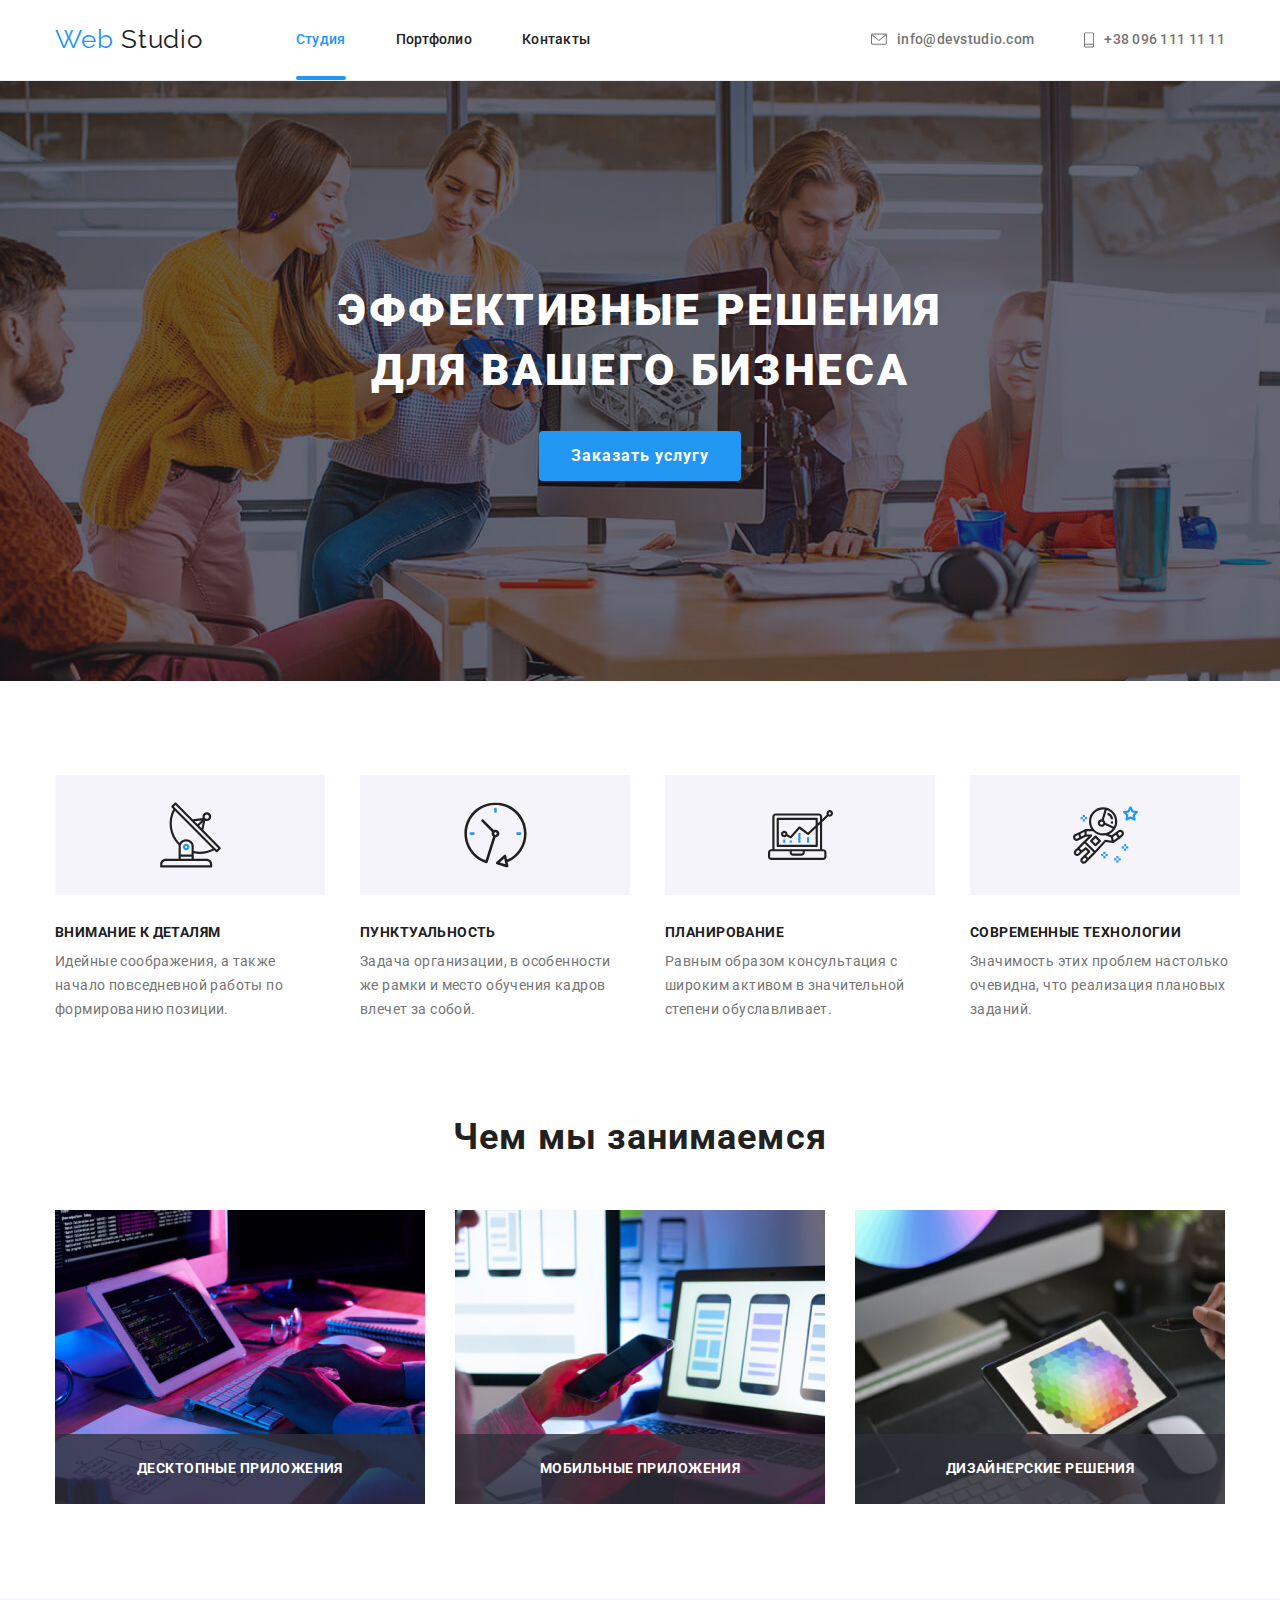
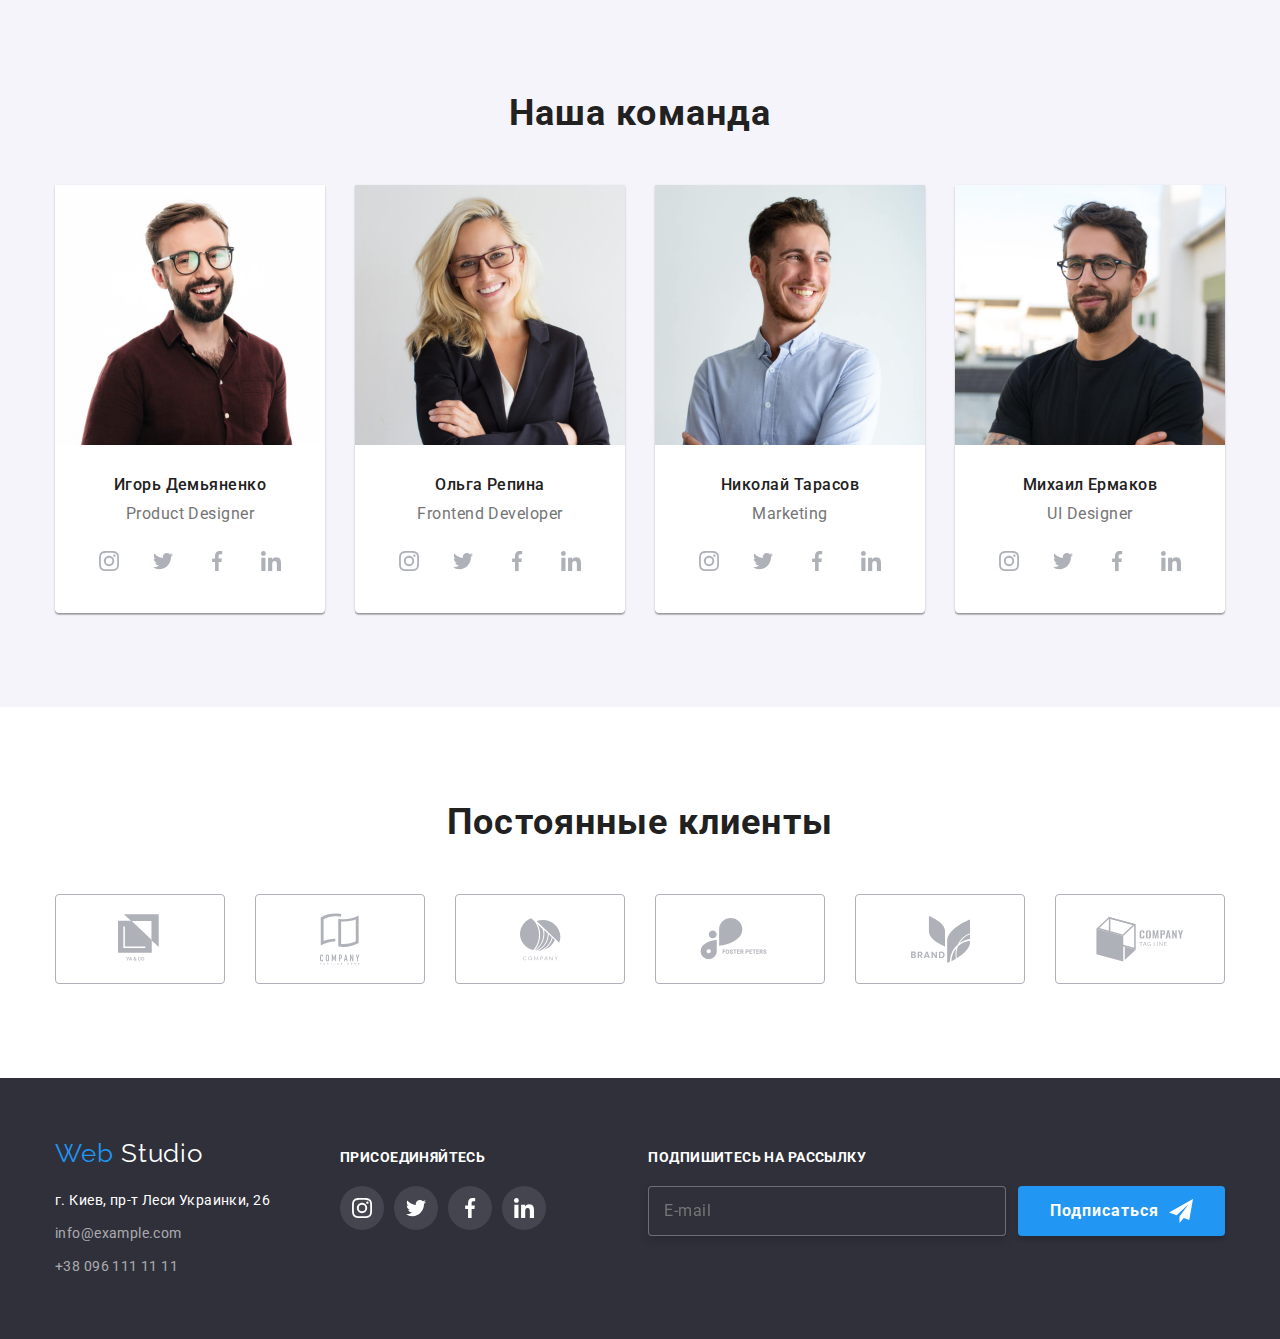
<file: index.html>
<!DOCTYPE html>
<html lang="ru">
	<head>
		<meta charset="UTF-8" />
		<meta name="viewport" content="width=device-width, initial-scale=1.0" />
		<title>WebStudio</title>
		<link
			href="https://fonts.googleapis.com/css2?family=Raleway:wght@700&family=Roboto:wght@400;500;700;900&display=swap"
			rel="stylesheet"
		/>
		<link
			rel="stylesheet"
			href="https://cdnjs.cloudflare.com/ajax/libs/modern-normalize/1.0.0/modern-normalize.min.css"
		/>
		<link rel="stylesheet" href="./css/styles.css" />
	</head>

	<body>
		<!-- Шапка сайта -->
		<header class="header">
			<div class="container">
				<nav class="navigation">
					<a href="./index.html" class="link logo">
						<span lang="en" class="logo-first">Web</span>
						<span lang="en">Studio</span>
					</a>
					<ul class="list site-nav">
						<li class="site-nav-item"><a href="./index.html" class="link current">Студия</a></li>
						<li class="site-nav-item"><a href="./portfolio.html" class="link">Портфолио</a></li>
						<li class="site-nav-item"><a href="" class="link">Контакты</a></li>
					</ul>
				</nav>
				<address class="contacts">
					<ul class="list contacts-list">
						<li class="contacts-item">
							<a href="mailto:info@devstudio.com" class="link contact-link">
								<svg class="contacts-icon envelope">
									<use href="./images/symbol-defs.svg#icon-envelope"></use>
								</svg>
								info@devstudio.com
							</a>
						</li>
						<li class="contacts-item">
							<a href="tel:+380961111111" class="link contact-link">
								<svg class="contacts-icon phone">
									<use href="./images/symbol-defs.svg#icon-phone"></use>
								</svg>
								+38 096 111 11 11
							</a>
						</li>
					</ul>
				</address>
			</div>
		</header>
		<!-- Основная информация -->
		<main>
			<!-- Герой -->
			<section class="hero">
				<div class="container">
					<h1 class="hero-title">Эффективные решения для вашего бизнеса</h1>
					<button type="button" class="button open-modal-button" data-modal-open>Заказать услугу</button>
				</div>
			</section>
			<!-- Наши преимущества -->
			<section class="section features">
				<div class="container">
					<h2 class="section-title visually-hidden">Наши преимущества</h2>
					<ul class="list features-list">
						<li class="features-item">
							<p class="features-title antenna">Внимание к деталям</p>
							<p class="feature-description">
								Идейные соображения, а также начало повседневной работы по формированию позиции.
							</p>
						</li>
						<li class="features-item">
							<p class="features-title clock">Пунктуальность</p>
							<p class="feature-description">
								Задача организации, в особенности же рамки и место обучения кадров влечет за собой.
							</p>
						</li>
						<li class="features-item">
							<p class="features-title diagram">Планирование</p>
							<p class="feature-description">
								Равным образом консультация с широким активом в значительной степени обуславливает.
							</p>
						</li>
						<li class="features-item">
							<p class="features-title astronaut">Современные технологии</p>
							<p class="feature-description">
								Значимость этих проблем настолько очевидна, что реализация плановых заданий.
							</p>
						</li>
					</ul>
				</div>
			</section>
			<!-- Чем мы занимаемся -->
			<section class="section services">
				<div class="container">
					<h2 class="section-title">Чем мы занимаемся</h2>
					<ul class="list services-list">
						<li class="services-list-item">
							<img src="./images/work1.jpg" alt="Человек работает за ноутбуком" width="370" height="294" />
							<h3 class="services-list-item-title">Десктопные приложения</h3>
						</li>
						<li class="services-list-item">
							<img
								src="./images/work2.jpg"
								alt="Человек работает за ноутбуком и держит в руке телефон"
								width="370"
								height="294"
							/>
							<h3 class="services-list-item-title">Мобильные приложения</h3>
						</li>
						<li class="services-list-item">
							<img src="./images/work3.jpg" alt="Человек выбирает с планшета цвет" width="370" height="294" />
							<h3 class="services-list-item-title">Дизайнерские решения</h3>
						</li>
					</ul>
				</div>
			</section>
			<!-- Наша команда -->
			<section class="section team">
				<div class="container">
					<h2 class="section-title">Наша команда</h2>
					<ul class="list team-list">
						<li class="team-list-item">
							<img src="./images/worker1.jpg" alt="Фото Игоря Демьяненко" width="270" height="260" />
							<h3 class="team-list-item-name">Игорь Демьяненко</h3>
							<p lang="en" class="team-list-item-position">Product Designer</p>
							<ul class="list team-list-item-socials">
								<li class="social-link-item">
									<a href="" aria-label="Cсылка на Instagram" class="link social-link" target="_blank">
										<svg class="social-icon">
											<use href="./images/symbol-defs.svg#icon-instagram"></use>
										</svg>
									</a>
								</li>
								<li class="social-link-item">
									<a href="" aria-label="Cсылка на Twitter" class="link social-link" target="_blank">
										<svg class="social-icon">
											<use href="./images/symbol-defs.svg#icon-twitter"></use>
										</svg>
									</a>
								</li>
								<li class="social-link-item">
									<a href="" aria-label="Cсылка на Facebook" class="link social-link" target="_blank">
										<svg class="social-icon">
											<use href="./images/symbol-defs.svg#icon-facebook"></use>
										</svg>
									</a>
								</li>
								<li class="social-link-item">
									<a href="" aria-label="Cсылка на LinkedIn" class="link social-link" target="_blank">
										<svg class="social-icon">
											<use href="./images/symbol-defs.svg#icon-linkedin"></use>
										</svg>
									</a>
								</li>
							</ul>
						</li>
						<li class="team-list-item">
							<img src="./images/worker2.jpg" alt="Фото Ольги Репиной" width="270" height="260" />
							<h3 class="team-list-item-name">Ольга Репина</h3>
							<p lang="en" class="team-list-item-position">Frontend Developer</p>
							<ul class="list team-list-item-socials">
								<li class="social-link-item">
									<a href="" aria-label="Cсылка на Instagram" class="link social-link" target="_blank">
										<svg class="social-icon">
											<use href="./images/symbol-defs.svg#icon-instagram"></use>
										</svg>
									</a>
								</li>
								<li class="social-link-item">
									<a href="" aria-label="Cсылка на Twitter" class="link social-link" target="_blank">
										<svg class="social-icon">
											<use href="./images/symbol-defs.svg#icon-twitter"></use>
										</svg>
									</a>
								</li>
								<li class="social-link-item">
									<a href="" aria-label="Cсылка на Facebook" class="link social-link" target="_blank">
										<svg class="social-icon">
											<use href="./images/symbol-defs.svg#icon-facebook"></use>
										</svg>
									</a>
								</li>
								<li class="social-link-item">
									<a href="" aria-label="Cсылка на LinkedIn" class="link social-link" target="_blank">
										<svg class="social-icon">
											<use href="./images/symbol-defs.svg#icon-linkedin"></use>
										</svg>
									</a>
								</li>
							</ul>
						</li>
						<li class="team-list-item">
							<img src="./images/worker3.jpg" alt="Фото Николая Тарасова" width="270" height="260" />
							<h3 class="team-list-item-name">Николай Тарасов</h3>
							<p lang="en" class="team-list-item-position">Marketing</p>
							<ul class="list team-list-item-socials">
								<li class="social-link-item">
									<a href="" aria-label="Cсылка на Instagram" class="link social-link" target="_blank">
										<svg class="social-icon">
											<use href="./images/symbol-defs.svg#icon-instagram"></use>
										</svg>
									</a>
								</li>
								<li class="social-link-item">
									<a href="" aria-label="Cсылка на Twitter" class="link social-link" target="_blank">
										<svg class="social-icon">
											<use href="./images/symbol-defs.svg#icon-twitter"></use>
										</svg>
									</a>
								</li>
								<li class="social-link-item">
									<a href="" aria-label="Cсылка на Facebook" class="link social-link" target="_blank">
										<svg class="social-icon">
											<use href="./images/symbol-defs.svg#icon-facebook"></use>
										</svg>
									</a>
								</li>
								<li class="social-link-item">
									<a href="" aria-label="Cсылка на LinkedIn" class="link social-link" target="_blank">
										<svg class="social-icon">
											<use href="./images/symbol-defs.svg#icon-linkedin"></use>
										</svg>
									</a>
								</li>
							</ul>
						</li>
						<li class="team-list-item">
							<img src="./images/worker4.jpg" alt="Фото Михаила Ермакова" width="270" height="260" />
							<h3 class="team-list-item-name">Михаил Ермаков</h3>
							<p lang="en" class="team-list-item-position">UI Designer</p>
							<ul class="list team-list-item-socials">
								<li class="social-link-item">
									<a href="" aria-label="Cсылка на Instagram" class="link social-link" target="_blank">
										<svg class="social-icon">
											<use href="./images/symbol-defs.svg#icon-instagram"></use>
										</svg>
									</a>
								</li>
								<li class="social-link-item">
									<a href="" aria-label="Cсылка на Twitter" class="link social-link" target="_blank">
										<svg class="social-icon">
											<use href="./images/symbol-defs.svg#icon-twitter"></use>
										</svg>
									</a>
								</li>
								<li class="social-link-item">
									<a href="" aria-label="Cсылка на Facebook" class="link social-link" target="_blank">
										<svg class="social-icon">
											<use href="./images/symbol-defs.svg#icon-facebook"></use>
										</svg>
									</a>
								</li>
								<li class="social-link-item">
									<a href="" aria-label="Cсылка на LinkedIn" class="link social-link" target="_blank">
										<svg class="social-icon">
											<use href="./images/symbol-defs.svg#icon-linkedin"></use>
										</svg>
									</a>
								</li>
							</ul>
						</li>
					</ul>
				</div>
			</section>
			<!-- Клиенты -->
			<section class="section clients">
				<div class="container">
					<h2 class="section-title">Постоянные клиенты</h2>
					<ul class="list clients-list">
						<li class="clients-list-item">
							<a href="" aria-label="Ссылка на клиента №1" class="link clients-list-item-link" target="_blank">
								<svg width="45" height="50" class="clients-logo">
									<use href="./images/symbol-defs.svg#icon-logo1"></use>
								</svg>
							</a>
						</li>
						<li class="clients-list-item">
							<a href="" aria-label="Ссылка на клиента №2" class="link clients-list-item-link" target="_blank">
								<svg width="40" height="52" class="clients-logo">
									<use href="./images/symbol-defs.svg#icon-logo2"></use>
								</svg>
							</a>
						</li>
						<li class="clients-list-item">
							<a href="" aria-label="Ссылка на клиента №3" class="link clients-list-item-link" target="_blank">
								<svg width="41" height="43" class="clients-logo">
									<use href="./images/symbol-defs.svg#icon-logo3"></use>
								</svg>
							</a>
						</li>
						<li class="clients-list-item">
							<a href="" aria-label="Ссылка на клиента №4" class="link clients-list-item-link" target="_blank">
								<svg width="80" height="42" class="clients-logo">
									<use href="./images/symbol-defs.svg#icon-logo4"></use>
								</svg>
							</a>
						</li>
						<li class="clients-list-item">
							<a href="" aria-label="Ссылка на клиента №5" class="link clients-list-item-link" target="_blank">
								<svg width="59" height="47" class="clients-logo">
									<use href="./images/symbol-defs.svg#icon-logo5"></use>
								</svg>
							</a>
						</li>
						<li class="clients-list-item">
							<a href="" aria-label="Ссылка на клиента №6" class="link clients-list-item-link" target="_blank">
								<svg width="88" height="45" class="clients-logo">
									<use href="./images/symbol-defs.svg#icon-logo6"></use>
								</svg>
							</a>
						</li>
					</ul>
				</div>
			</section>
		</main>
		<!-- Подвал страницы -->
		<footer class="footer">
			<div class="container">
				<div class="footer-left">
					<a href="./index.html" class="link logo">
						<span lang="en" class="logo-first">Web</span>
						<span lang="en" class="logo-second">Studio</span>
					</a>
					<address class="address">
						<ul class="list">
							<li class="list-item">
								<a href="https://goo.gl/maps/Eg7vxud8gQiGF4CA8" class="link location" target="_blank">
									г. Киев, пр-т Леси Украинки, 26
								</a>
							</li>
							<li class="list-item"><a href="mailto:info@example.com" class="link">info@example.com</a></li>
							<li class="list-item"><a href="tel:+380961111111" class="link">+38 096 111 11 11</a></li>
						</ul>
					</address>
				</div>
				<div class="footer-middle">
					<b class="action">Присоединяйтесь</b>
					<ul class="list socials">
						<li class="socials-list-item">
							<a href="" class="link social-link" target="_blank" aria-label="Ссылка на Istagram">
								<svg class="social-icon"><use href="./images/symbol-defs.svg#icon-instagram"></use></svg>
							</a>
						</li>
						<li class="socials-list-item">
							<a href="" class="link social-link" target="_blank" aria-label="Ссылка на Twitter">
								<svg class="social-icon"><use href="./images/symbol-defs.svg#icon-twitter"></use></svg>
							</a>
						</li>
						<li class="socials-list-item">
							<a href="" class="link social-link" target="_blank" aria-label="Ссылка на Facebook">
								<svg class="social-icon"><use href="./images/symbol-defs.svg#icon-facebook"></use></svg>
							</a>
						</li>
						<li class="socials-list-item">
							<a href="" class="link social-link" target="_blank" aria-label="Ссылка на LinkedIn">
								<svg class="social-icon"><use href="./images/symbol-defs.svg#icon-linkedin"></use></svg>
							</a>
						</li>
					</ul>
				</div>
				<div class="footer-right">
					<b class="action">Подпишитесь на рассылку</b>
					<form class="form" action="/subscribe" method="post">
						<input class="footer-form-input" type="email" name="user-email" placeholder="E-mail" />
						<button type="submit" class="button">
							Подписаться
							<svg class="footer-icon" width="24" height="24">
								<use href="./images/symbol-defs.svg#icon-icon5"></use>
							</svg>
						</button>
					</form>
				</div>
			</div>
		</footer>
		<!-- Модальное окно -->
		<div class="backdrop is-hidden" data-modal>
			<div class="modal">
				<button type="button" class="button-close" data-modal-close>
					<svg width="11" height="11"><use href="./images/symbol-defs.svg#icon-x"></use></svg>
				</button>
				<form action="" class="modal-form">
					<h2 class="modal-form-title">Оставьте свои данные, мы вам перезвоним</h2>
					<label class="modal-form-label" for="user-name">Имя</label>
					<div class="modal-form-field">
						<input name="user-name" type="text" id="user-name" class="modal-form-input" />
						<svg width="12" height="12" class="modal-form-icon">
							<use href="./images/symbol-defs.svg#icon-username"></use>
						</svg>
					</div>
					<label class="modal-form-label" for="user-phone">Телефон</label>
					<div class="modal-form-field">
						<input name="user-phone" type="tel" id="user-phone" class="modal-form-input" />
						<svg width="13" height="13" class="modal-form-icon">
							<use href="./images/symbol-defs.svg#icon-userphone"></use>
						</svg>
					</div>
					<label class="modal-form-label" for="user-mail">Почта</label>
					<div class="modal-form-field">
						<input name="user-mail" type="email" id="user-mail" class="modal-form-input" />
						<svg width="15" height="12" class="modal-form-icon">
							<use href="./images/symbol-defs.svg#icon-usermail"></use>
						</svg>
					</div>
					<label class="modal-form-label" for="user-message">Комментарий</label>
					<textarea
						name="user-message"
						id="user-message"
						class="modal-form-message"
						placeholder="Введите текст"
					></textarea>
					<input type="checkbox" class="modal-form-checkbox visually-hidden" name="user-policy" id="user-policy" />
					<label class="modal-form-checkbox-label" for="user-policy">
						<span>
							Соглашаюсь с рассылкой и принимаю
							<a href="" class="link modal-link" target="_blank">Условия договора</a>
						</span>
					</label>
					<button type="submit" class="button submit-button">Отправить</button>
				</form>
			</div>
		</div>
		<script src="./js/modal.js"></script>
	</body>
</html>
</file>
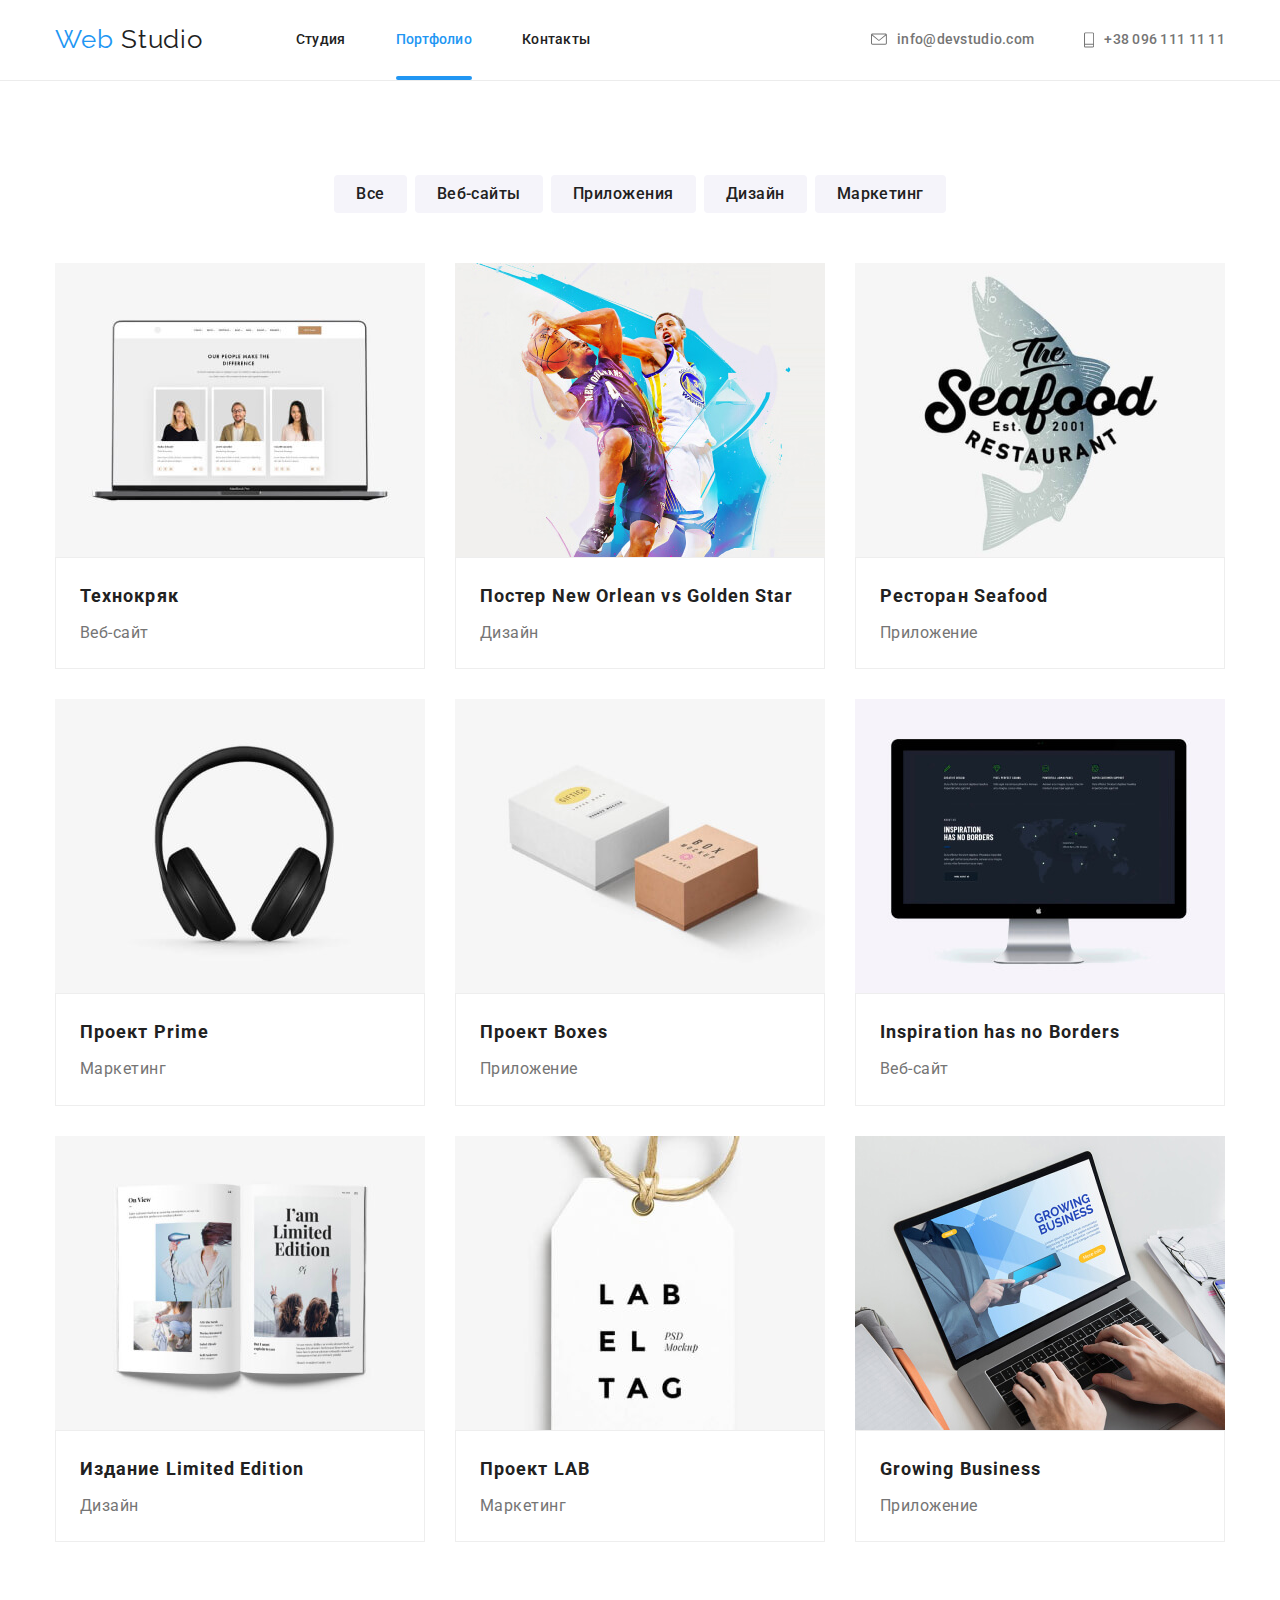
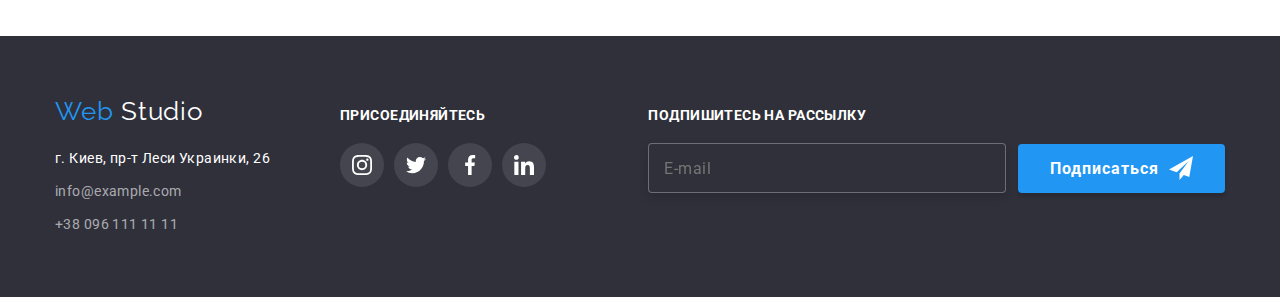
<file: portfolio.html>
<!DOCTYPE html>
<html lang="ru">
	<head>
		<meta charset="UTF-8" />
		<meta name="viewport" content="width=device-width, initial-scale=1.0" />
		<title>Portfolio</title>
		<link
			href="https://fonts.googleapis.com/css2?family=Raleway:wght@700&family=Roboto:wght@400;500;700;900&display=swap"
			rel="stylesheet"
		/>
		<link
			rel="stylesheet"
			href="https://cdnjs.cloudflare.com/ajax/libs/modern-normalize/1.0.0/modern-normalize.min.css"
		/>
		<link rel="stylesheet" href="./css/styles.css" />
	</head>
	<body>
		<!-- Шапка сайта -->
		<header class="header">
			<div class="container">
				<nav class="navigation">
					<a href="./index.html" class="link logo">
						<span lang="en" class="logo-first">Web</span>
						<span lang="en">Studio</span>
					</a>
					<ul class="list site-nav">
						<li class="site-nav-item"><a href="./index.html" class="link">Студия</a></li>
						<li class="site-nav-item"><a href="./portfolio.html" class="link current">Портфолио</a></li>
						<li class="site-nav-item"><a href="" class="link">Контакты</a></li>
					</ul>
				</nav>
				<address class="contacts">
					<ul class="list contacts-list">
						<li class="contacts-item">
							<a href="mailto:info@devstudio.com" class="link contact-link">
								<svg class="contacts-icon envelope">
									<use href="./images/symbol-defs.svg#icon-envelope"></use>
								</svg>
								info@devstudio.com
							</a>
						</li>
						<li class="contacts-item">
							<a href="tel:+380961111111" class="link contact-link">
								<svg class="contacts-icon phone">
									<use href="./images/symbol-defs.svg#icon-phone"></use>
								</svg>
								+38 096 111 11 11
							</a>
						</li>
					</ul>
				</address>
			</div>
		</header>
		<main>
			<!-- Портфолио -->
			<section class="section portfolio">
				<div class="container">
					<ul class="list filter">
						<li class="list-filter-item"><button type="button" class="radio-button">Все</button></li>
						<li class="list-filter-item"><button type="button" class="radio-button">Веб-сайты</button></li>
						<li class="list-filter-item">
							<button type="button" class="radio-button">Приложения</button>
						</li>
						<li class="list-filter-item"><button type="button" class="radio-button">Дизайн</button></li>
						<li class="list-filter-item"><button type="button" class="radio-button">Маркетинг</button></li>
					</ul>
					<h1 class="section-title visually-hidden">Примеры работ</h1>
					<div class="portfolio-container">
						<ul class="list portfolio">
							<li class="portfolio-item">
								<a href="" class="link portfolio-item-link">
									<div class="portfolio-item-thumb">
										<img src="./images/portfolio1.jpg" alt="Пример работы №1" width="370" />
										<p class="portfolio-item-thumb-text">
											Технокряк это современная площадка распространения коронавируса. Компании используют эту платформу
											для цифрового шпионажа и атак на защищённые сервера конкурентов.
										</p>
									</div>
									<div class="portfolio-footer">
										<h2 class="portfolio-title">Технокряк</h2>
										<p class="portfolio-description">Веб-сайт</p>
									</div>
								</a>
							</li>
							<li class="portfolio-item">
								<a href="" class="link portfolio-item-link">
									<div class="portfolio-item-thumb">
										<img src="./images/portfolio2.jpg" alt="Пример работы №2" width="370" />
										<p class="portfolio-item-thumb-text">
											Lorem, ipsum dolor sit amet consectetur adipisicing elit. Ab explicabo nostrum dignissimos
											inventore vero mollitia laudantium, cum sed doloribus nobis.
										</p>
									</div>
									<div class="portfolio-footer">
										<h2 class="portfolio-title">Постер New Orlean vs Golden Star</h2>
										<p class="portfolio-description">Дизайн</p>
									</div>
								</a>
							</li>
							<li class="portfolio-item">
								<a href="" class="link portfolio-item-link">
									<div class="portfolio-item-thumb">
										<img src="./images/portfolio3.jpg" alt="Пример работы №3" width="370" />
										<p class="portfolio-item-thumb-text">
											Lorem ipsum dolor sit amet consectetur adipisicing elit. Quae sed sequi, voluptas sint fuga culpa
											reprehenderit. Repellat quia quasi optio?
										</p>
									</div>
									<div class="portfolio-footer">
										<h2 class="portfolio-title">Ресторан Seafood</h2>
										<p class="portfolio-description">Приложение</p>
									</div>
								</a>
							</li>
							<li class="portfolio-item">
								<a href="" class="link portfolio-item-link">
									<div class="portfolio-item-thumb">
										<img src="./images/portfolio4.jpg" alt="Пример работы №4" width="370" />
										<p class="portfolio-item-thumb-text">
											Lorem ipsum dolor sit amet consectetur adipisicing elit. Harum impedit non voluptatem laboriosam
											illum, sequi quod nisi. Dolorem, consequuntur sit.
										</p>
									</div>
									<div class="portfolio-footer">
										<h2 class="portfolio-title">Проект Prime</h2>
										<p class="portfolio-description">Маркетинг</p>
									</div>
								</a>
							</li>
							<li class="portfolio-item">
								<a href="" class="link portfolio-item-link">
									<div class="portfolio-item-thumb">
										<img src="./images/portfolio5.jpg" alt="Пример работы №5" width="370" />
										<p class="portfolio-item-thumb-text">
											Lorem ipsum dolor sit, amet consectetur adipisicing elit. Nihil nesciunt fugiat ab laborum libero
											aperiam dignissimos illum molestias! Illo, odio?
										</p>
									</div>
									<div class="portfolio-footer">
										<h2 class="portfolio-title">Проект Boxes</h2>
										<p class="portfolio-description">Приложение</p>
									</div>
								</a>
							</li>
							<li class="portfolio-item">
								<a href="" class="link portfolio-item-link">
									<div class="portfolio-item-thumb">
										<img src="./images/portfolio6.jpg" alt="Пример работы №6" width="370" />
										<p class="portfolio-item-thumb-text">
											Lorem ipsum dolor sit, amet consectetur adipisicing elit. Nihil nesciunt fugiat ab laborum libero
											aperiam dignissimos illum molestias! Illo, odio?
										</p>
									</div>
									<div class="portfolio-footer">
										<h2 class="portfolio-title">Inspiration has no Borders</h2>
										<p class="portfolio-description">Веб-сайт</p>
									</div>
								</a>
							</li>
							<li class="portfolio-item">
								<a href="" class="link portfolio-item-link">
									<div class="portfolio-item-thumb">
										<img src="./images/portfolio7.jpg" alt="Пример работы №7" width="370" />
										<p class="portfolio-item-thumb-text">
											Lorem ipsum dolor sit, amet consectetur adipisicing elit. Nihil nesciunt fugiat ab laborum libero
											aperiam dignissimos illum molestias! Illo, odio?
										</p>
									</div>
									<div class="portfolio-footer">
										<h2 class="portfolio-title">Издание Limited Edition</h2>
										<p class="portfolio-description">Дизайн</p>
									</div>
								</a>
							</li>
							<li class="portfolio-item">
								<a href="" class="link portfolio-item-link">
									<div class="portfolio-item-thumb">
										<img src="./images/portfolio8.jpg" alt="Пример работы №8" width="370" />
										<p class="portfolio-item-thumb-text">
											Lorem ipsum dolor sit, amet consectetur adipisicing elit. Nihil nesciunt fugiat ab laborum libero
											aperiam dignissimos illum molestias! Illo, odio?
										</p>
									</div>

									<div class="portfolio-footer">
										<h2 class="portfolio-title">Проект LAB</h2>
										<p class="portfolio-description">Маркетинг</p>
									</div>
								</a>
							</li>
							<li class="portfolio-item">
								<a href="" class="link portfolio-item-link">
									<div class="portfolio-item-thumb">
										<img src="./images/portfolio9.jpg" alt="Пример работы №9" width="370" />
										<p class="portfolio-item-thumb-text">
											Lorem ipsum dolor sit, amet consectetur adipisicing elit. Nihil nesciunt fugiat ab laborum libero
											aperiam dignissimos illum molestias! Illo, odio?
										</p>
									</div>
									<div class="portfolio-footer">
										<h2 class="portfolio-title">Growing Business</h2>
										<p class="portfolio-description">Приложение</p>
									</div>
								</a>
							</li>
						</ul>
					</div>
				</div>
			</section>
		</main>
		<!-- Подвал страницы -->
		<footer class="footer">
			<div class="container">
				<div class="footer-left">
					<a href="./index.html" class="link logo">
						<span lang="en" class="logo-first">Web</span>
						<span lang="en" class="logo-second">Studio</span>
					</a>
					<address class="address">
						<ul class="list">
							<li class="list-item">
								<a href="https://goo.gl/maps/Eg7vxud8gQiGF4CA8" class="link location" target="_blank">
									г. Киев, пр-т Леси Украинки, 26
								</a>
							</li>
							<li class="list-item"><a href="mailto:info@example.com" class="link">info@example.com</a></li>
							<li class="list-item"><a href="tel:+380961111111" class="link">+38 096 111 11 11</a></li>
						</ul>
					</address>
				</div>
				<div class="footer-middle">
					<b class="action">Присоединяйтесь</b>
					<ul class="list socials">
						<li class="socials-list-item">
							<a href="" class="link social-link" target="_blank" aria-label="Ссылка на Istagram">
								<svg class="social-icon"><use href="./images/symbol-defs.svg#icon-instagram"></use></svg>
							</a>
						</li>
						<li class="socials-list-item">
							<a href="" class="link social-link" target="_blank" aria-label="Ссылка на Twitter">
								<svg class="social-icon"><use href="./images/symbol-defs.svg#icon-twitter"></use></svg>
							</a>
						</li>
						<li class="socials-list-item">
							<a href="" class="link social-link" target="_blank" aria-label="Ссылка на Facebook">
								<svg class="social-icon"><use href="./images/symbol-defs.svg#icon-facebook"></use></svg>
							</a>
						</li>
						<li class="socials-list-item">
							<a href="" class="link social-link" target="_blank" aria-label="Ссылка на LinkedIn">
								<svg class="social-icon"><use href="./images/symbol-defs.svg#icon-linkedin"></use></svg>
							</a>
						</li>
					</ul>
				</div>
				<div class="footer-right">
					<b class="action">Подпишитесь на рассылку</b>
					<form class="form" action="/subscribe" method="post">
						<input class="footer-form-input" type="email" name="user-email" placeholder="E-mail" />
						<button type="submit" class="button">
							Подписаться
							<svg class="footer-icon" width="24" height="24">
								<use href="./images/symbol-defs.svg#icon-icon5"></use>
							</svg>
						</button>
					</form>
				</div>
			</div>
		</footer>
	</body>
</html>
</file>
<file: css/styles.css>
/* белый #ffffff */
/* черный заголовки #212121 */
/* серый текст #757575 */
/* акцент #2196F3 */
/* вторичный фон #F5F4FA */
/* фон подвала #2F303A; */
/* текст в подвале rgba(255, 255, 255, 0.6); */
/* Raleway; 700 */
/* Roboto 400 500 700 900 */

:root {
	--primary-text-color: #757575;
	--title-color: #212121;
	--primary-white-color: #ffffff;
	--background-secondary-color: #f5f4fa;
	--background-footer-color: #2f303a;
	--accent-color: #2196f3;
	--footer-text-color: rgba(255, 255, 255, 0.6);
	--icon-color: #afb1b8;
}

*,
*::before,
*::after {
	margin: 0;
	padding: 0;
}

img {
	display: block;
}

body {
	font-family: "Roboto", sans-serif;
	background-color: var(--primary-white-color);
	color: var(--primary-text-color);
}

.list {
	list-style: none;
}

.link {
	text-decoration: none;
	font-style: normal;
}

address {
	font-style: normal;
}

button {
	cursor: pointer;
	background-color: transparent;
}

/* Компоненты (добавить позже) */

.container {
	width: 1200px;
	padding: 0 15px;
	margin: 0 auto;
}

.section {
	padding-top: 94px;
	padding-bottom: 94px;
}

.section-title {
	margin-bottom: 50px;
	font-weight: 700;
	font-size: 36px;
	text-align: center;
	line-height: 1.2;
	letter-spacing: 0.03em;
	color: var(--title-color);
}

.visually-hidden {
	position: absolute !important;
	clip: rect(1px 1px 1px 1px); /* IE6, IE7 */
	clip: rect(1px, 1px, 1px, 1px);
	padding: 0 !important;
	border: 0 !important;
	height: 1px !important;
	width: 1px !important;
	overflow: hidden;
}

/* Шапка сайта */

.header {
	border-bottom: 1px solid #ececec;
}

.header .container {
	display: flex;
	align-items: center;
}

.navigation {
	display: flex;
	align-items: center;
}

.list.site-nav {
	display: flex;
}

.site-nav-item:not(:last-child),
.contacts-item:not(:last-child) {
	margin-right: 50px;
}

.logo {
	font-family: "Raleway", sans-serif;
	font-size: 26px;
	line-height: 1.2;
	letter-spacing: 0.03em;
	color: var(--title-color);
}

.header .logo {
	margin-right: 93px;
}

.logo .logo-first {
	color: var(--accent-color);
}

.site-nav .link {
	display: block;
	padding-top: 32px;
	padding-bottom: 32px;

	font-weight: 500;
	font-size: 14px;
	line-height: 1.1;
	letter-spacing: 0.02em;
	color: var(--title-color);

	transition: color 250ms cubic-bezier(0.4, 0, 0.2, 1);
}

.site-nav .link:hover,
.site-nav .link:focus {
	color: var(--accent-color);
}

.current {
	position: relative;
}

.site-nav .link.current {
	color: var(--accent-color);
}

.site-nav .link.current::after {
	position: absolute;
	bottom: 0px;
	left: 0px;
	width: 100%;
	height: 100%;
	display: block;
	content: "";
	height: 4px;
	background-color: var(--accent-color);
	border-radius: 2px;
}

.contacts {
	margin-left: auto;
}

.contacts-list {
	display: flex;
}

.contact-link {
	display: flex;
	align-items: center;
}

.contacts .link {
	padding-top: 32px;
	padding-bottom: 32px;

	font-weight: 500;
	font-size: 14px;
	line-height: 1.1;
	letter-spacing: 0.02em;
	color: var(--primary-text-color);

	transition: color 250ms cubic-bezier(0.4, 0, 0.2, 1), fill 250ms cubic-bezier(0.4, 0, 0.2, 1);
}

.contacts .contact-link:hover,
.contacts .contact-link:focus {
	color: var(--accent-color);
}

.contacts-icon {
	margin-right: 10px;
	fill: var(--primary-text-color);
	transition: fill 250ms cubic-bezier(0.4, 0, 0.2, 1);
}

.contacts-icon.envelope {
	width: 16px;
	height: 13px;
}

.contacts-icon.phone {
	width: 10px;
	height: 16px;
}

.contacts .contact-link:hover .contacts-icon,
.contacts .contact-link:focus .contacts-icon {
	fill: var(--accent-color);
}

.social-icon {
	width: 20px;
	height: 20px;
	transition: fill 250ms cubic-bezier(0.4, 0, 0.2, 1);
}

.social-link {
	display: flex;
	justify-content: center;
	align-items: center;
	width: 44px;
	height: 44px;
	border-radius: 50%;

	transition: color 250ms cubic-bezier(0.4, 0, 0.2, 1), background-color 250ms cubic-bezier(0.4, 0, 0.2, 1);
}

.social-link:hover,
.social-link:focus {
	background-color: var(--accent-color);
}

.button {
	margin-top: 30px;
	padding: 10px 32px;
	border-radius: 4px;
	border: 0;
	min-width: 200px;
	font-family: inherit;
	font-weight: 700;
	font-size: 16px;
	line-height: 1.87;
	letter-spacing: 0.06em;
	color: var(--primary-white-color);
	background-color: var(--accent-color);
	border-color: transparent;
	box-shadow: 0px 4px 4px rgba(0, 0, 0, 0.15);
}

/* Герой */

.hero {
	padding-top: 200px;
	padding-bottom: 200px;
	margin: 0 auto;
	max-width: 1600px;
	min-height: 600px;

	text-align: center;
	background-image: linear-gradient(rgba(47, 48, 58, 0.4), rgba(47, 48, 58, 0.4)), url("../images/header.jpg");
	background-repeat: no-repeat;
	background-position: center;
	background-size: cover;
}

.hero-title {
	margin: 0 auto;
	width: 696px;

	font-weight: 900;
	font-size: 44px;
	line-height: 1.363;
	letter-spacing: 0.06em;
	text-transform: uppercase;
	color: var(--primary-white-color);
}

/* Преимущества */

.features {
	padding-bottom: 0px;
}

.features-list {
	display: flex;
}

.features-item:not(:last-child) {
	margin-right: 30px;
}

.features-title::before {
	display: block;
	margin-bottom: 30px;
	content: "";
	width: 270px;
	height: 120px;
	background-color: var(--background-secondary-color);
}

.antenna::before {
	background-image: url("../images/icon1.svg");
	background-repeat: no-repeat;
	background-position: center;
	background-size: 65px 70px;
}

.clock::before {
	background-image: url("../images/icon2.svg");
	background-repeat: no-repeat;
	background-position: center;
	background-size: 65px 70px;
}

.diagram::before {
	background-image: url("../images/icon3.svg");
	background-repeat: no-repeat;
	background-position: center;
	background-size: 65px 70px;
}

.astronaut::before {
	background-image: url("../images/icon4.svg");
	background-repeat: no-repeat;
	background-position: center;
	background-size: 65px 70px;
}

.features-title {
	font-weight: 700;
	font-size: 14px;
	line-height: 1.1;
	letter-spacing: 0.03em;
	text-transform: uppercase;
	color: var(--title-color);
}

.feature-description {
	margin-top: 10px;
	width: 275px;
	padding-right: 10px;
	font-size: 14px;
	line-height: 1.714;
	letter-spacing: 0.03em;
}

/* Чем мы занимаемся */

.services-list {
	display: flex;
}

.services-list-item-title {
	font-weight: 700;
	font-size: 14px;
	text-align: center;
	line-height: 1.1;
	letter-spacing: 0.03em;
	text-transform: uppercase;
	color: var(--primary-white-color);
}

.services-list-item:not(:nth-child(3n)) {
	margin-right: 30px;
}

.services-list-item {
	position: relative;
}

.services-list-item-title {
	position: absolute;
	bottom: 0;
	left: 0;
	display: flex;
	justify-content: center;
	align-items: center;

	width: 370px;
	height: 70px;
	background-color: rgba(47, 48, 58, 0.8);
}

/* Команда */

.section.team {
	background-color: var(--background-secondary-color);
}

.team-list {
	display: flex;
}

.team-list-item {
	box-shadow: 0px 1px 3px rgba(0, 0, 0, 0.12), 0px 1px 1px rgba(0, 0, 0, 0.14), 0px 2px 1px rgba(0, 0, 0, 0.2);
	border-radius: 0px 0px 4px 4px;
	background-color: var(--primary-white-color);
}

.team-list-item:not(:last-child) {
	margin-right: 30px;
}

.team-list-item-name {
	margin-top: 30px;
	font-weight: 500;
	font-size: 16px;
	text-align: center;
	line-height: 1.2;
	letter-spacing: 0.03em;
	color: var(--title-color);
}

.team-list-item-position {
	margin-top: 10px;
	margin-bottom: 16px;
	font-size: 16px;
	text-align: center;
	line-height: 1.2;
	letter-spacing: 0.03em;
}

.team-list-item-socials {
	display: flex;
	justify-content: center;
	margin-bottom: 30px;
}

.team .social-icon {
	fill: var(--icon-color);
}

.social-link-item:not(:last-child) {
	margin-right: 10px;
}

.social-link:hover .social-icon,
.social-link:focus .social-icon {
	fill: var(--primary-white-color);
}

/* Клиенты */

.clients-list {
	display: flex;
}

.clients-list-item:not(:last-child) {
	margin-right: 30px;
}

.clients-list-item-link {
	display: flex;
	justify-content: center;
	align-items: center;
	width: 170px;
	height: 90px;
	border: 1px solid var(--icon-color);
	border-radius: 4px;

	transition: border-color 250ms cubic-bezier(0.4, 0, 0.2, 1);
}

.clients-logo {
	fill: var(--icon-color);
	transition: fill 250ms cubic-bezier(0.4, 0, 0.2, 1);
}

.clients-list-item-link:hover,
.clients-list-item-link:focus {
	border-color: var(--accent-color);
}

.clients-list-item-link:hover .clients-logo,
.clients-list-item-link:focus .clients-logo {
	fill: var(--accent-color);
}

/* Подвал */

.footer {
	background-color: var(--background-footer-color);
	padding-top: 60px;
	padding-bottom: 60px;
}

.footer .container {
	display: flex;
	align-items: baseline;
}

.footer .address {
	margin-top: 20px;
}

.address .list-item:not(:last-child) {
	margin-bottom: 9px;
}
.logo-second {
	color: var(--primary-white-color);
}

.address .link {
	font-size: 14px;
	line-height: 1.7;
	letter-spacing: 0.03em;
	color: var(--footer-text-color);
	transition: background-color 250ms cubic-bezier(0.4, 0, 0.2, 1);
}

.address .location.link {
	font-size: 14px;
	font-style: normal;
	line-height: 1.7;
	letter-spacing: 0.03em;
	color: var(--primary-white-color);
	transition: background-color 250ms cubic-bezier(0.4, 0, 0.2, 1);
}

.address .link:hover,
.address .link:focus {
	background-color: var(--accent-color);
}

.address .location.link:hover,
.address .location.link:focus {
	background-color: var(--accent-color);
}

.footer-left {
	margin-right: 70px;
}

.footer-middle {
	margin-right: 93px;
}

.footer-right {
	margin-left: auto;
}

.list.socials {
	display: flex;
}

.footer .social-icon {
	fill: var(--primary-white-color);
}

.footer .socials-list-item {
	background-color: rgba(255, 255, 255, 0.1);
	border-radius: 50%;
}

.socials-list-item:not(:last-child) {
	margin-right: 10px;
}

.footer .button {
	display: flex;
	margin-left: 12px;
	margin-top: 0px;
}

.action {
	display: flex;
	margin-bottom: 20px;
	font-weight: 700;
	font-size: 14px;
	line-height: 1.1;
	letter-spacing: 0.03em;
	text-transform: uppercase;
	color: var(--primary-white-color);
}

.form {
	display: flex;
	align-items: center;
}

.footer-form-input {
	padding: 16px 15px;
	width: 358px;
	height: 50px;
	border: 1px solid rgba(255, 255, 255, 0.3);
	color: var(--footer-text-color);
	filter: drop-shadow(0px 4px 4px rgba(0, 0, 0, 0.15));
	background-color: var(--background-footer-color);
	border-radius: 4px;
	font-family: inherit;
	font-size: 100%;
	font-size: 16px;
	line-height: 1.25;
	letter-spacing: 0.03em;
}

.footer-icon {
	margin-left: 10px;
	align-self: center;
}

/* Модальное окно */

.backdrop {
	position: fixed;
	top: 0;
	left: 0;
	opacity: 1;

	width: 100%;
	height: 100%;

	background-color: rgba(0, 0, 0, 0.2);

	transition: opacity 250ms cubic-bezier(0.4, 0, 0.2, 1), visibility 250ms cubic-bezier(0.4, 0, 0.2, 1);
}

.modal {
	position: absolute;
	top: 50%;
	left: 50%;
	transform: translate(-50%, -50%) scale(1);
	opacity: 1;
	padding: 40px;

	width: 528px;
	min-height: 581px;

	background: var(--primary-white-color);
	box-shadow: 0px 1px 3px rgba(0, 0, 0, 0.12), 0px 1px 1px rgba(0, 0, 0, 0.14), 0px 2px 1px rgba(0, 0, 0, 0.2);
	border-radius: 4px;

	transition: transform 250ms cubic-bezier(0.4, 0, 0.2, 1), opacity 250ms cubic-bezier(0.4, 0, 0.2, 1);
}

.is-hidden .modal {
	transform: translate(-50%, -50%) scale(0.5);
	opacity: 0;
}

.is-hidden {
	opacity: 0;
	pointer-events: none;
	visibility: hidden;
}

.button-close {
	position: absolute;
	right: 8px;
	top: 8px;

	width: 30px;
	height: 30px;

	background-color: var(--primary-white-color);
	border: 1px solid rgba(0, 0, 0, 0.1);
	border-radius: 50%;
}

.modal-form {
	display: flex;
	flex-direction: column;
}

.modal-form-title {
	margin-bottom: 12px;
	font-weight: 700;
	font-size: 20px;
	line-height: 1.15;
	text-align: center;
	letter-spacing: 0.03em;
	color: var(--title-color);
}

.modal-form-label {
	display: block;
	margin-bottom: 4px;
	font-size: 12px;
	line-height: 1.167;
	letter-spacing: 0.01em;
}

.modal-form-field {
	position: relative;
	margin-bottom: 10px;
}

.modal-form-icon {
	position: absolute;
	top: 50%;
	left: 15px;
	transform: translateY(-50%);
	pointer-events: none;
}
.modal-form-input {
	width: 100%;
	height: 40px;
	border: 1px solid rgba(33, 33, 33, 0.2);
	border-radius: 4px;
	padding-left: 42px;
	font-size: 14px;
	line-height: 1.142;
	letter-spacing: 0.01em;
	color: rgba(117, 117, 117, 0.5);
}

.modal-form-message {
	width: 100%;
	height: 120px;
	border: 1px solid rgba(33, 33, 33, 0.2);
	border-radius: 4px;
	resize: none;
	padding: 12px 16px;
	margin-bottom: 20px;
	font-size: 14px;
	line-height: 1.142;
	letter-spacing: 0.01em;
	color: rgba(117, 117, 117, 0.5);
}

.modal-form-checkbox-label {
	display: flex;
	align-items: center;
	font-size: 14px;
	line-height: 1.714;
	letter-spacing: 0.03em;
}

.modal-form-checkbox-label::before {
	content: "";
	display: block;
	margin-right: 7px;
	width: 16px;
	height: 15px;
	border: 1px solid;
	border-radius: 2px;
}

.modal-form-checkbox:checked + .modal-form-checkbox-label::before {
	background-color: #2196f3;
	border: transparent;
	background-image: url(../images/checkmark.svg);
	background-repeat: no-repeat;
	background-position: 50% 50%;
	background-size: 11px;
}

.modal-form-input:focus,
.modal-form-message:focus {
	outline: none;
	border-color: #2196f3;
}

.modal-form-input:focus + .modal-form-icon {
	fill: #2196f3;
}

.modal-link {
	text-decoration: underline;
	color: var(--accent-color);
}

.submit-button {
	display: block;
	margin-left: auto;
	margin-right: auto;
}

/* Портфолио */

.list.filter {
	display: flex;
	justify-content: center;
}

.list-filter-item:not(:last-child) {
	margin-right: 8px;
}

.radio-button {
	border-radius: 4px;
	border: 0;
	padding: 6px 22px;
	font-family: inherit;
	font-weight: 500;
	font-size: 16px;
	line-height: 1.62;
	text-align: center;
	letter-spacing: 0.03em;
	color: var(--title-color);
	background-color: var(--background-secondary-color);
	transition: background-color 250ms cubic-bezier(0.4, 0, 0.2, 1), color 250ms cubic-bezier(0.4, 0, 0.2, 1),
		box-shadow 250ms cubic-bezier(0.4, 0, 0.2, 1);
}

.radio-button:hover,
.radio-button:focus {
	box-shadow: 0px 3px 1px rgba(0, 0, 0, 0.1), 0px 1px 2px rgba(0, 0, 0, 0.08), 0px 2px 2px rgba(0, 0, 0, 0.12);
	color: var(--primary-white-color);
	background-color: var(--accent-color);
}

.list.portfolio {
	display: flex;
	flex-wrap: wrap;
	margin-top: 50px;
}

.portfolio-item {
	width: 370px;
	margin-right: 30px;
	transition: box-shadow 250ms cubic-bezier(0.4, 0, 0.2, 1);
}

.portfolio-item:not(:nth-last-child(-n + 3)) {
	margin-bottom: 30px;
}

.portfolio-item:nth-child(3n) {
	margin-right: 0px;
}

.portfolio-item-link {
	display: block;
}

.link .portfolio-title {
	margin-bottom: 4px;
	width: 322px;
	font-weight: 700;
	font-size: 18px;
	line-height: 2;
	letter-spacing: 0.06em;
	color: var(--title-color);
}

.link .portfolio-description {
	width: 322px;
	font-size: 16px;
	line-height: 1.9;
	letter-spacing: 0.03em;
	color: var(--primary-text-color);
}

.portfolio-item-thumb {
	position: relative;
	overflow: hidden;
}

.portfolio-item-thumb-text {
	position: absolute;
	display: flex;
	top: 0;
	left: 0;
	justify-content: center;
	align-items: center;
	width: 100%;
	height: 100%;
	padding: 63px 24px;
	margin: 0;

	font-size: 18px;
	line-height: 1.6;
	letter-spacing: 0.03em;
	color: var(--primary-white-color);
	background-color: rgba(33, 150, 243, 0.9);

	transform: translateY(100%);
	transition: transform 250ms cubic-bezier(0.4, 0, 0.2, 1);
}

.portfolio-footer {
	padding: 20px 24px;
	border: 1px solid #eeeeee;
}

.portfolio-item:hover,
.portfolio-item:focus {
	box-shadow: 0px 1px 1px rgba(0, 0, 0, 0.12), 0px 4px 4px rgba(0, 0, 0, 0.06), 1px 4px 6px rgba(0, 0, 0, 0.16);
}

.portfolio-item:hover .portfolio-item-thumb-text,
.portfolio-item:focus .portfolio-item-thumb-text {
	transform: translateY(0);
}
</file>
